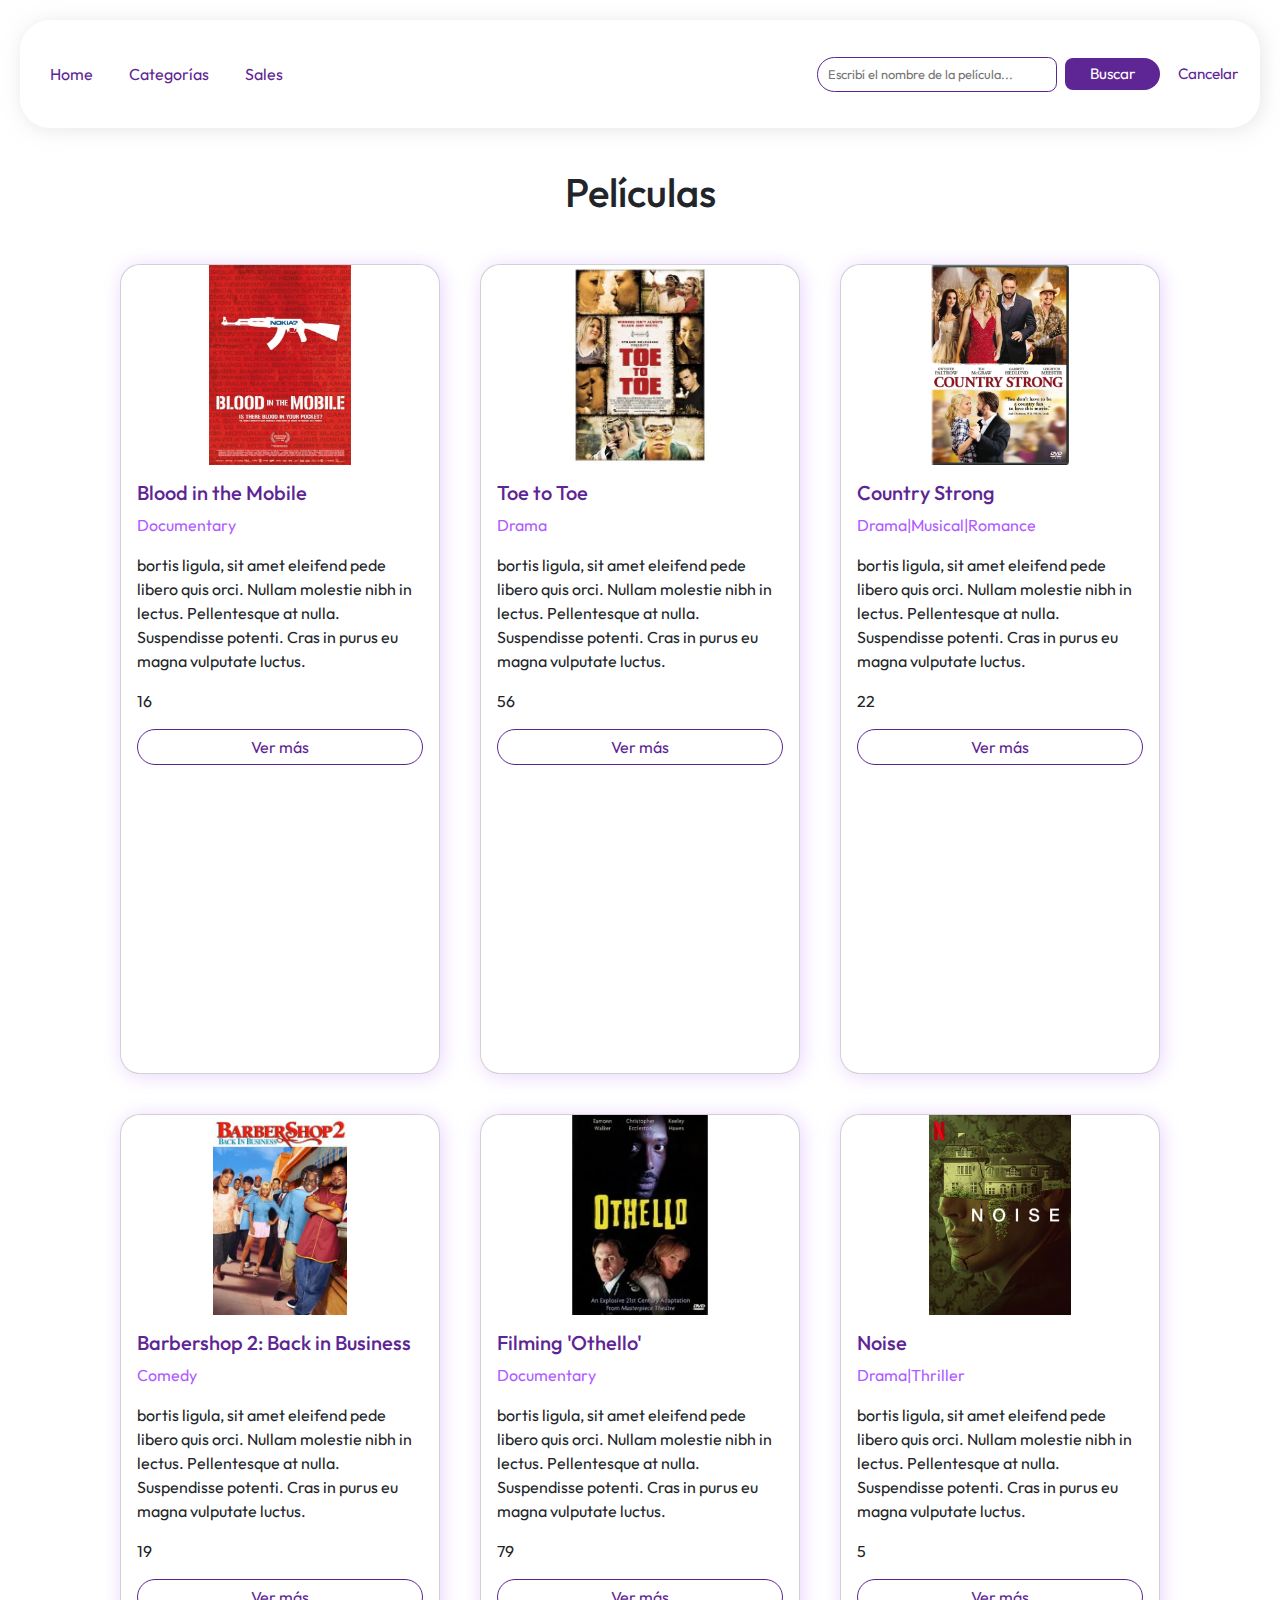
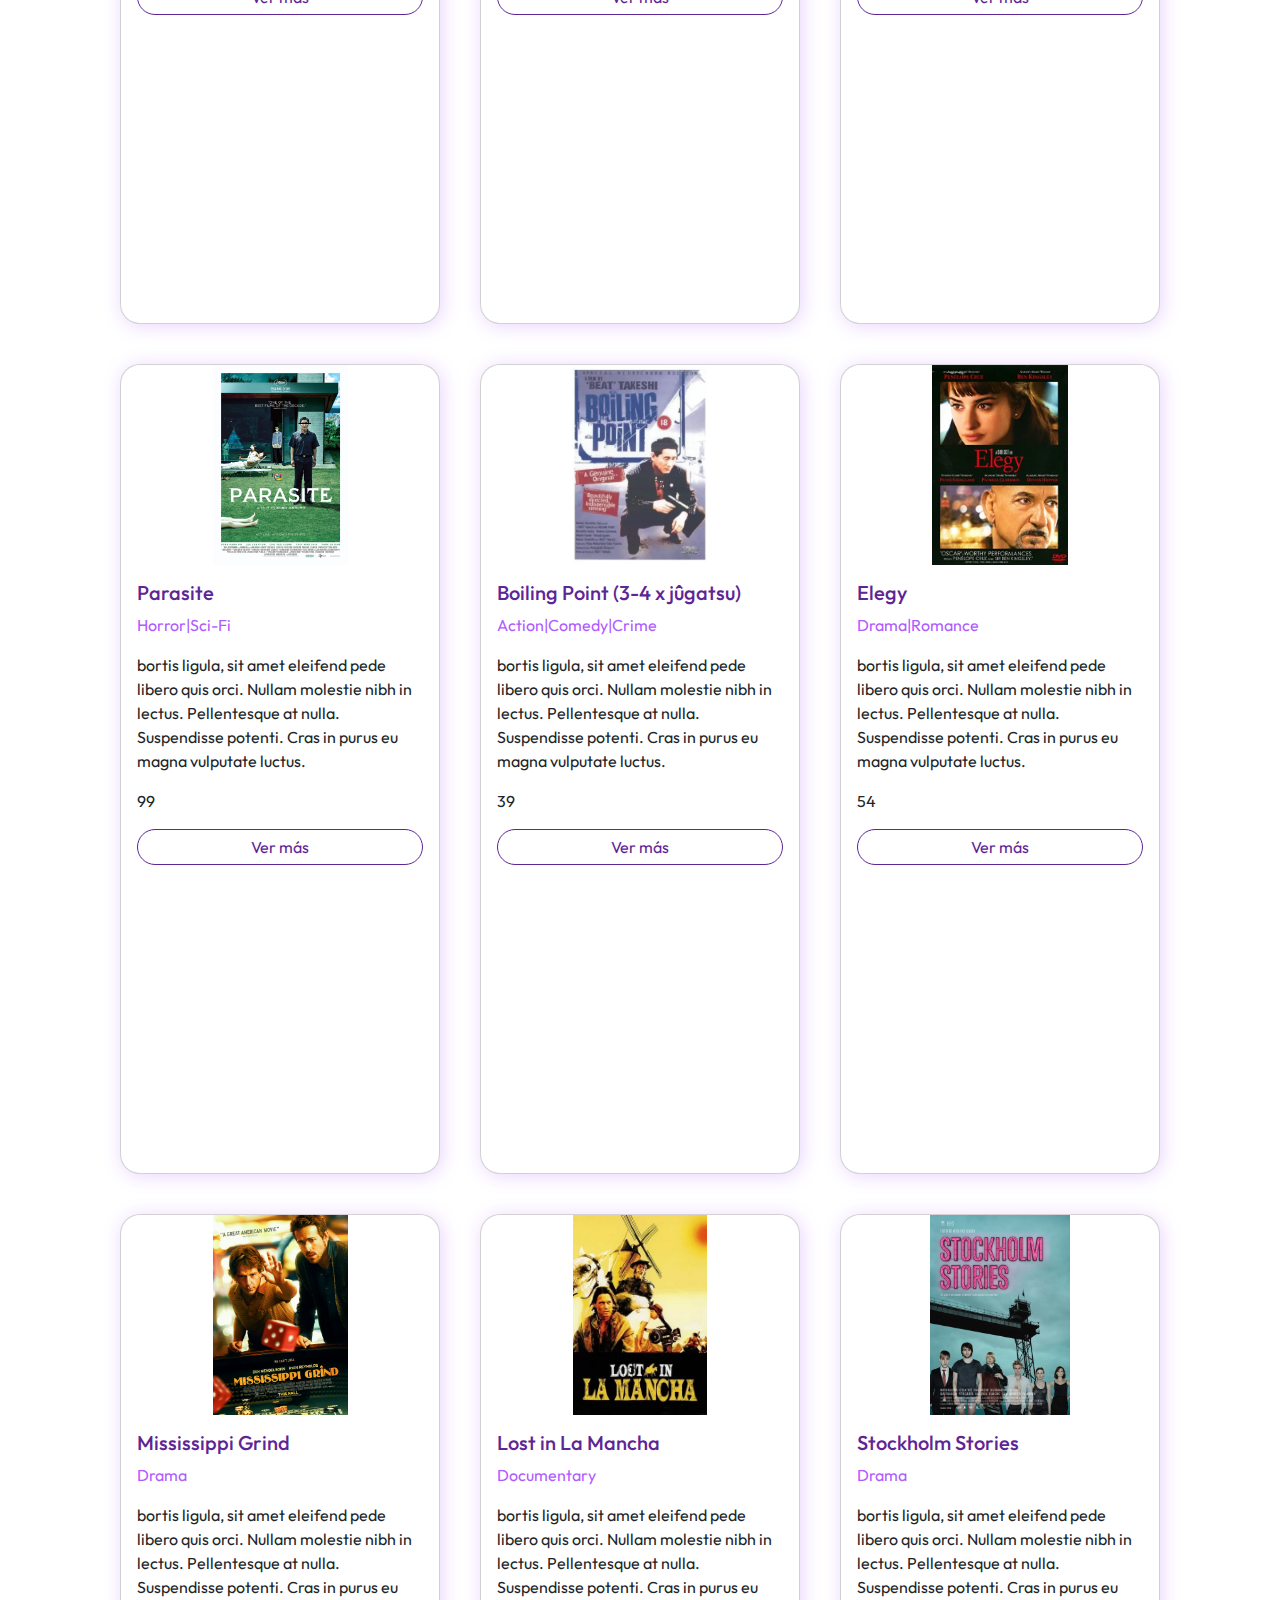
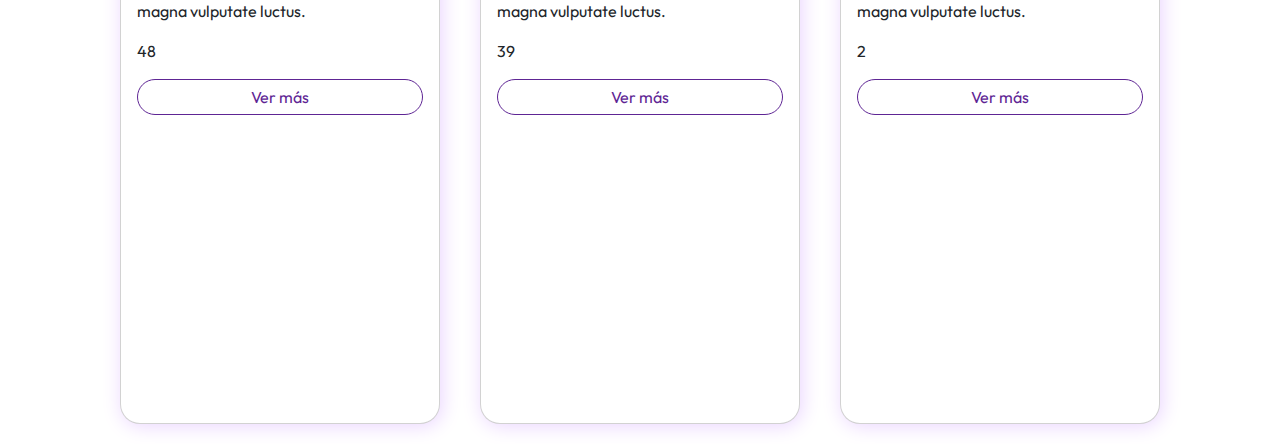
<file: index.html>
<!DOCTYPE html>
<html lang="es">
<head>
    <meta charset="UTF-8">
    <meta name="description" content="">
    <meta name="keywords" content="">
    <meta name="viewport" content="width=device-width, initial-scale=1.0">
    <title>E-commerce</title>
    <link rel="stylesheet" href="https://cdn.jsdelivr.net/npm/bootstrap@5.3.2/dist/css/bootstrap.min.css">
    <link rel="stylesheet" href="./estilos.css">
    <link rel="preconnect" href="https://fonts.googleapis.com">
    <link rel="preconnect" href="https://fonts.gstatic.com" crossorigin>
    <link href="https://fonts.googleapis.com/css2?family=Outfit:wght@100..900&display=swap" rel="stylesheet">
    <script src="./scripts/index.js" async></script>
</head>
<body>
    <header>
    </header>
    <main>
        <div class="container"> 
            <header>
                <h1></h1>
            </header>
            <section class="container-products">
            </section>
        </div> 
    </main>
    <footer>

    </footer>
    <script type="module" src="./scripts/index.js"></script>
    <script src="./scripts/navbar.js"></script>
    <script src="./scripts/producto.js"></script>
</body>
<link rel="stylesheet" href="https://cdn.jsdelivr.net/npm/bootstrap@5.3.2/dist/js/bootstrap.bundle.min.js">
</html>
</file>
<file: estilos.css>
*{
    margin: 0;
    padding: 0;
    box-sizing: border-box;
    font-family: "Outfit", sans-serif;
}
.outfit {
  font-family: "Outfit", sans-serif;
  font-optical-sizing: auto;
  font-weight: 400;
  font-style: normal;
}

.navbar{
   background-color: white;
   box-shadow: 2px 2px 20px rgba(223, 223, 223, 0.753);
   border-radius: 30px;
   margin:20px;
   height: 12vh;

   .nav-link{
    color:rgb(94, 37, 148);
    margin:10px;
   }
   .nav-link:hover{
    color:rgb(176, 91, 255);
    border-bottom:2px solid rgb(176, 91, 255);
   }
}

.container h1{
  text-align: center;
  padding: 20px;
}

.container-products{
  flex-wrap: wrap;
  display: flex;
  justify-content: center;
  align-items: center;

  .card{
    width:320px;
    height: 90vh;
    margin:20px;
    border-radius: 20px;
    box-shadow: 2px 2px 20px rgb(234, 212, 255);
    
    .card-img-top{
      height: 200px;
      width: 100%;
      object-fit: contain;
      border-top-left-radius: 20px;
      border-top-right-radius: 20px;
    }
    .card-title-1{
      color: rgb(94, 37, 148);
    }
    .btn-card{
      border: 1.2px solid rgb(94, 37, 148);
      color:rgb(94, 37, 148);
      font-weight: 400;
      border-radius: 20px;
      display: flex;
      justify-content: center;
      text-decoration: none;
      padding:5px;
    }
    .btn-card:hover{
      background-color: rgb(176, 91, 255);
      color:white;
      border: none;
    }
    .text-genero{
      color:  rgb(176, 91, 255);
    }
  }

}

.search-bar{
  .btn-buscar{
    background-color: rgb(94, 37, 148) ;
    color:white;
    padding: 5px 25px;
    border-radius: 20px;
    border: none;
    margin:5px;
    border-top-left-radius: 10px;
    border-bottom-left-radius: 10px;
    font-size: 0.95rem;
  }
  .btn-buscar:hover{
    background-color: rgb(225, 193, 255);
    color: rgb(94, 37, 148);
  }
  .btn-reset{
    border: none;
    color:rgb(94, 37, 148);
    padding: 5px 10px;
    background-color: rgba(255, 255, 255, 0);
    font-size: 0.95rem;
  }
  .btn-reset:hover{
    color:rgb(225, 193, 255);
  }
  input{
    width: 240px;
    border: 1px solid rgb(94, 37, 148);
    border-radius: 20px;
    border-top-right-radius: 10px;
    border-bottom-right-radius: 10px;
    padding: 7px 10px;
    font-size: 0.8rem;
  }
}

@media screen and (max-width: 767px) {
  .navbar{
    margin:20px;
    height: 100%;
    display: flex;
    flex-wrap: nowrap;
    justify-content: center;
    align-items: center;

    .search-bar{
      .btn-buscar{
        padding: 5px 15px;
        margin:5px;
        font-size: 0.6rem;
      }
      .btn-reset{
       font-size: 0.6rem;
      }
      input{
        width: 200px;
        padding: 4px 10px;
        font-size: 0.6rem;
      }
    }
    .nav-link{
     margin:2px;
     font-size: 0.9rem;
    }
 }
 .container-products{
   .card{
     height: 65vh;
     margin:10px;
   }
 
 }
}
</file>
